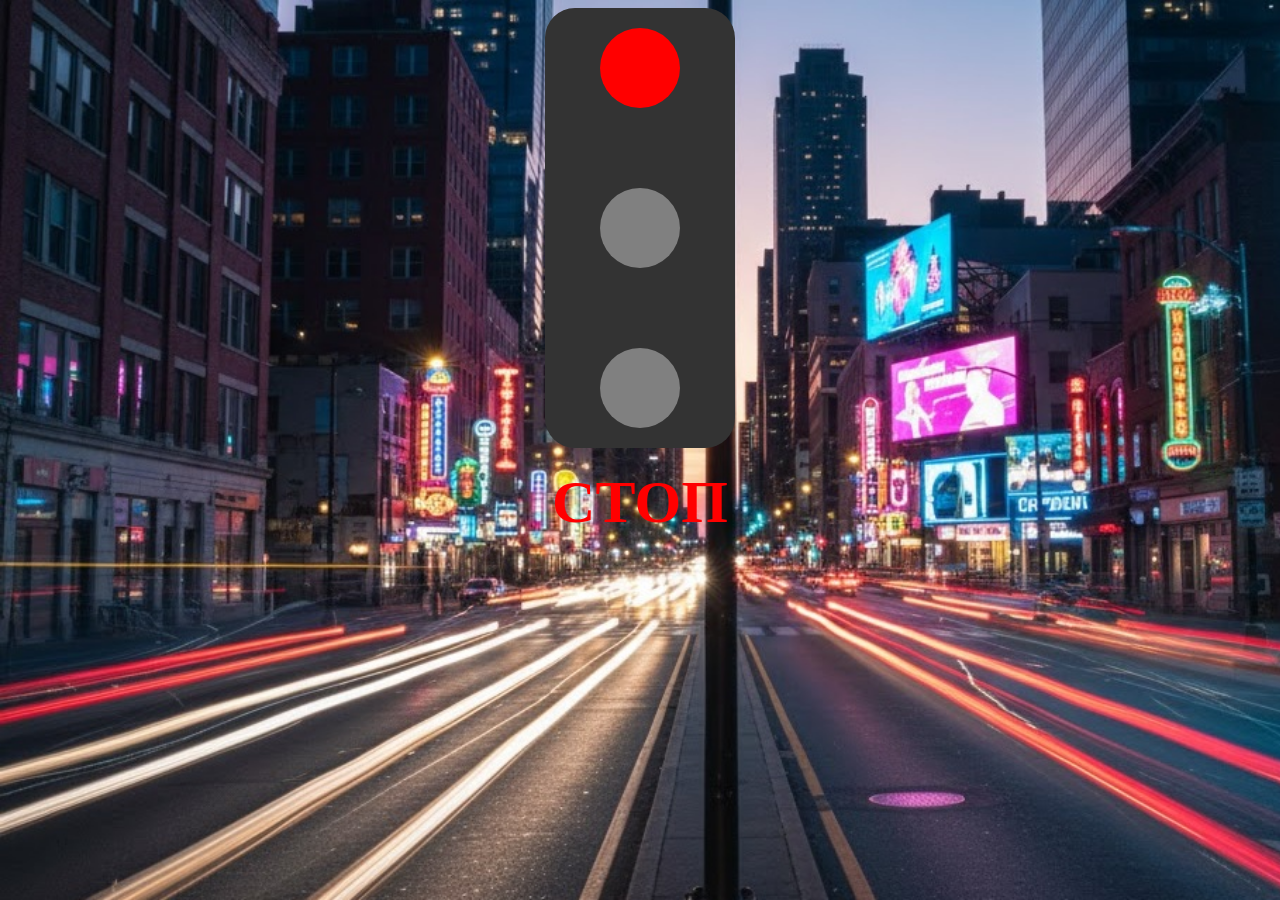
<file: index.html>
<html>

<head>
<link rel="stylesheet" href="Gitfunk.css">
</head>

<body>

<div class="traffic-light">

<div class="light red">

</div>

<div class="light yellow">

</div>

<div class="light green">

</div>

</div>

<div class="text stop">
СТОП
</div>

<div class="text wait"> 
ГОТУЙСЯ
</div>

<div class="text go">
РУШАЙ
</div>

<div class="info">

<strong>Безпека на дорозі — це важливо!</strong>
<br> <br>
Переходь дорогу тільки на зелене світло. Не поспішай — навіть коли машин немає поблизу.
Завжди дивись ліворуч і праворуч перед тим, як ступити на перехід.
Не користуйся телефоном під час переходу — уважність може врятувати життя.
За статистикою, щороку понад 
<strong>30% дорожніх аварій</strong>
 стаються через неуважність пішоходів.
Будь прикладом для інших і пам’ятай: безпека починається з тебе!
<br>
Головні правила:
<br>
Переходь дорогу тільки на зелене світло.
<br>
Дивись по сторонах перед переходом.
<br>
Не користуйся телефоном на переході.
<br>
Будь уважним — це збереже життя!
</div>

</body>

</html>
</file>
<file: Gitfunk.css>
body {background-image: url("background.jpg"); 
background-size: cover;
font-family: Monotype Corsiva;
text-align: center;
}

.traffic-light {width: 150px;
height: 400px; 
background-color: #333; 
border-radius: 30px;
padding: 20px; 
margin: 0 auto;
display: flex;
flex-direction: column;
justify-content: space-between; 
align-items: center;
}

.light {width: 80px;
height: 80px;
border-radius: 50%; 
background-color: gray;
}

.text {font-size: 60px; 
font-weight: bold; 
margin-top: 20px;
}

.stop, .wait, .go, .info {display: none;
}

.info {width: 50%; 
max-height: 500px; 
margin: 20px auto; 
background-color: rgba(230,230,230,0.8); 
border: 2px solid #4CAF50; 
border-radius: 15px; 
padding: 15px;
font-size: 50px; 
overflow: auto;
}

.info::-webkit-scrollbar {width: 20px;
}

.info::-webkit-scrollbar-thumb {background-color: lightblue;
}

.info::-webkit-scrollbar-track {background-color: gold;
}

@media (max-width: 2000px) {.red {background: red;} .stop {display: block; color: red;}
}

@media (min-width: 2001px) and (max-width: 3000px) {.yellow {background: yellow} .wait {display: block; color: orange;}
}

@media (min-width: 3001px) {.green {background: limegreen} .go {display: block; color: green;} .info {display: block};
}
</file>
